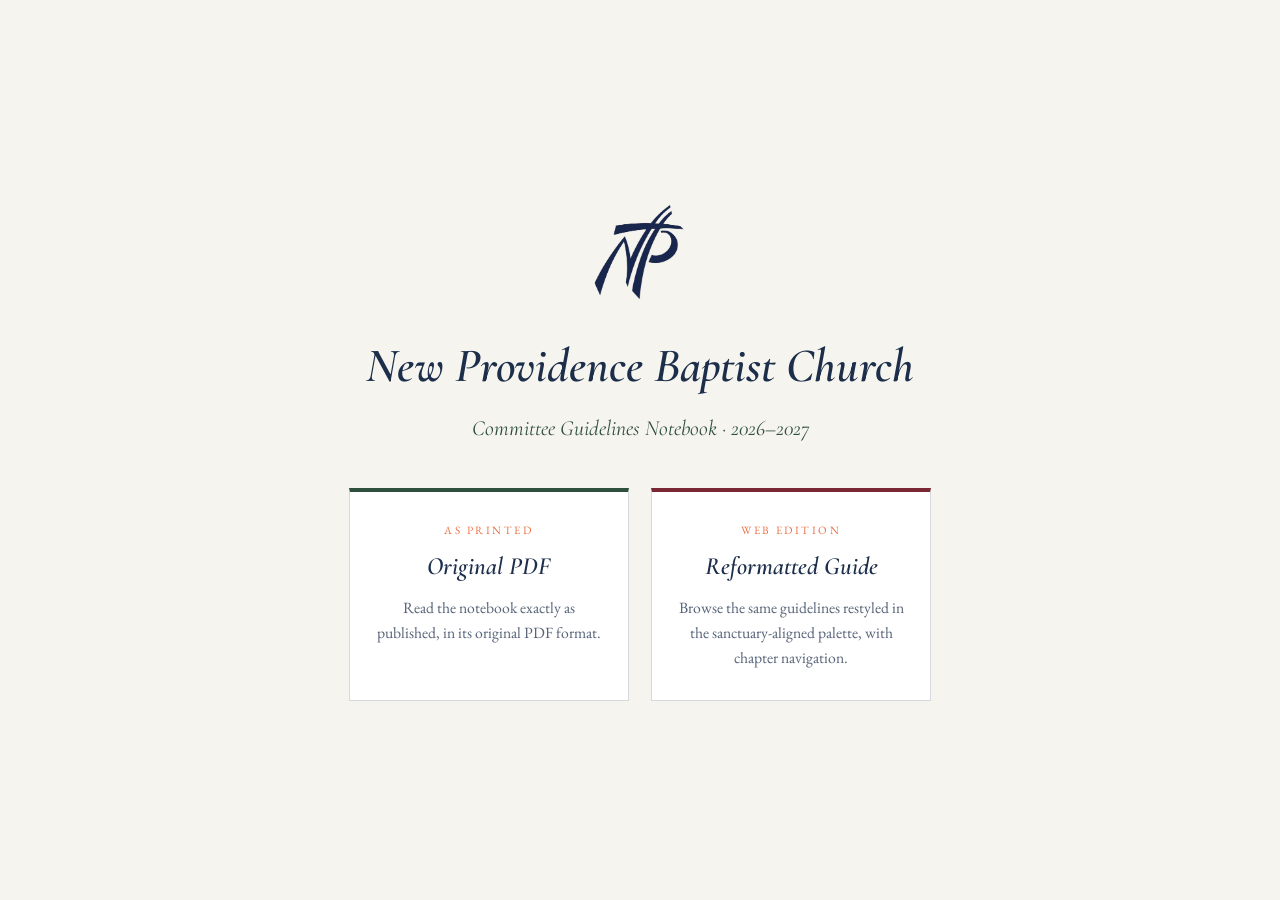
<file: index.html>
<!DOCTYPE html>
<html lang="en">
<head>
  <meta charset="UTF-8">
  <meta name="viewport" content="width=device-width, initial-scale=1">
  <title>NPBC Committee Guidelines — New Providence Baptist Church</title>
  <meta name="description" content="New Providence Baptist Church Committee Guidelines Notebook 2026–2027 — view the original PDF or the reformatted web edition.">
  <link rel="preconnect" href="https://fonts.googleapis.com">
  <link rel="preconnect" href="https://fonts.gstatic.com" crossorigin>
  <link href="https://fonts.googleapis.com/css2?family=Cormorant+Garamond:ital,wght@0,400;0,600;1,400;1,600&family=EB+Garamond:ital,wght@0,400;0,600;1,400&display=swap" rel="stylesheet">
  <link rel="stylesheet" href="styles.css">
</head>
<body>
  <main class="landing">
    <img class="logo" src="assets/npbc-logo.jpeg" alt="New Providence Baptist Church logo">
    <h1>New Providence Baptist Church</h1>
    <p class="subtitle">Committee Guidelines Notebook &middot; 2026&ndash;2027</p>
    <div class="choice-row">
      <a class="choice-card original" href="original.html">
        <p class="card-kicker">As Printed</p>
        <h2>Original PDF</h2>
        <p>Read the notebook exactly as published, in its original PDF format.</p>
      </a>
      <a class="choice-card reformatted" href="guidelines.html">
        <p class="card-kicker">Web Edition</p>
        <h2>Reformatted Guide</h2>
        <p>Browse the same guidelines restyled in the sanctuary-aligned palette, with chapter navigation.</p>
      </a>
    </div>
  </main>
</body>
</html>
</file>
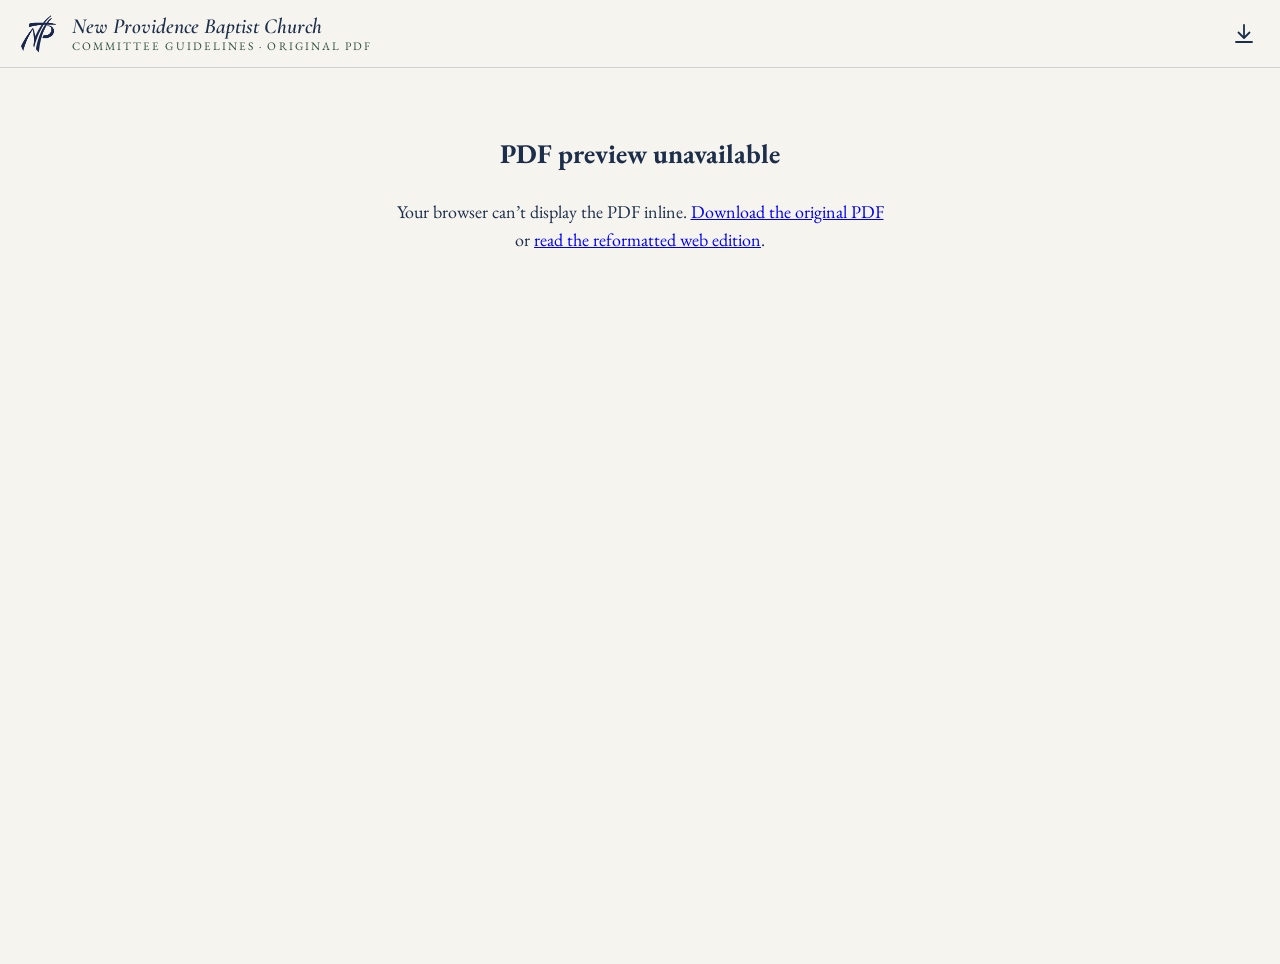
<file: original.html>
<!DOCTYPE html>
<html lang="en">
<head>
  <meta charset="UTF-8">
  <meta name="viewport" content="width=device-width, initial-scale=1">
  <title>Original PDF — NPBC Committee Guidelines</title>
  <meta name="description" content="The New Providence Baptist Church Committee Guidelines Notebook 2026–2027, in its original PDF format.">
  <link rel="preconnect" href="https://fonts.googleapis.com">
  <link rel="preconnect" href="https://fonts.gstatic.com" crossorigin>
  <link href="https://fonts.googleapis.com/css2?family=Cormorant+Garamond:ital,wght@0,400;0,600;1,400;1,600&family=EB+Garamond:ital,wght@0,400;0,600;1,400&display=swap" rel="stylesheet">
  <link rel="stylesheet" href="styles.css">
</head>
<body>
  <header class="site-header">
    <a class="brand" href="index.html">
      <img src="assets/npbc-logo.jpeg" alt="New Providence Baptist Church logo">
      <span class="brand-name">New Providence Baptist Church
        <span class="brand-sub">Committee Guidelines &middot; Original PDF</span>
      </span>
    </a>
    <span class="header-spacer"></span>
    <a class="icon-btn" href="assets/NPBC_Committee_Guidelines_Notebook_2026-2027.pdf" download="NPBC_Committee_Guidelines_Notebook_2026-2027.pdf" aria-label="Download the original PDF" title="Download the original PDF">
      <svg xmlns="http://www.w3.org/2000/svg" width="24" height="24" viewBox="0 0 24 24" fill="none" stroke="currentColor" stroke-width="1.8" stroke-linecap="round" stroke-linejoin="round" aria-hidden="true">
        <path d="M12 3v12"/>
        <path d="m6.5 10.5 5.5 5.5 5.5-5.5"/>
        <path d="M4 20h16"/>
      </svg>
    </a>
  </header>

  <div class="pdf-frame-wrap">
    <object data="assets/NPBC_Committee_Guidelines_Notebook_2026-2027.pdf" type="application/pdf" aria-label="NPBC Committee Guidelines Notebook 2026–2027 PDF">
      <div class="pdf-fallback">
        <h2>PDF preview unavailable</h2>
        <p>Your browser can&rsquo;t display the PDF inline.
          <a href="assets/NPBC_Committee_Guidelines_Notebook_2026-2027.pdf" download>Download the original PDF</a>
          or <a href="guidelines.html">read the reformatted web edition</a>.</p>
      </div>
    </object>
  </div>
</body>
</html>
</file>
<file: styles.css>
/* New Providence Baptist Church — Sanctuary Aligned Palette */
:root {
  --warm-navy: #1C2E4A;
  --cream: #F6F4EF;
  --heritage-green: #2F4F3E;
  --pastoral-blue: #8FA6B2;
  --camel: #CBA46B;
  --terracotta: #EB7045;
  --heritage-burgundy: #7A2633;

  --ink: var(--warm-navy);
  --paper: var(--cream);
  --rule: rgba(28, 46, 74, 0.18);

  --font-display: "Cormorant Garamond", "Cormorant", Garamond, "Times New Roman", serif;
  --font-body: "EB Garamond", Garamond, Georgia, "Times New Roman", serif;

  --header-h: 4.25rem;
}

* { box-sizing: border-box; }

html { scroll-behavior: smooth; }

body {
  margin: 0;
  background: var(--paper);
  color: var(--ink);
  font-family: var(--font-body);
  font-size: 1.125rem;
  line-height: 1.6;
  -webkit-font-smoothing: antialiased;
}

/* ---------- Header ---------- */
.site-header {
  position: sticky;
  top: 0;
  z-index: 40;
  display: flex;
  align-items: center;
  gap: 0.9rem;
  height: var(--header-h);
  padding: 0 1.1rem;
  background: var(--paper);
  border-bottom: 1px solid var(--rule);
}

.site-header .brand {
  display: flex;
  align-items: center;
  gap: 0.75rem;
  min-width: 0;
  text-decoration: none;
  color: var(--ink);
}

.site-header .brand img {
  height: 2.6rem;
  width: auto;
  mix-blend-mode: multiply; /* lets the white logo background disappear into the cream header */
}

.site-header .brand .brand-name {
  font-family: var(--font-display);
  font-style: italic;
  font-weight: 600;
  font-size: 1.35rem;
  line-height: 1.15;
  white-space: nowrap;
  overflow: hidden;
  text-overflow: ellipsis;
}

.site-header .brand .brand-sub {
  display: block;
  font-family: var(--font-body);
  font-style: normal;
  font-weight: 400;
  font-size: 0.72rem;
  letter-spacing: 0.18em;
  text-transform: uppercase;
  color: var(--heritage-green);
}

.header-spacer { flex: 1; }

/* Bare icon buttons: hamburger + download — no borders, glyph only */
.icon-btn {
  appearance: none;
  border: 0;
  background: none;
  padding: 0.4rem;
  margin: 0;
  cursor: pointer;
  color: var(--ink);
  display: inline-flex;
  align-items: center;
  justify-content: center;
  border-radius: 4px;
}

.icon-btn:hover { color: var(--heritage-burgundy); }

.icon-btn:focus-visible {
  outline: 2px solid var(--camel);
  outline-offset: 2px;
}

.icon-btn svg { display: block; }

/* ---------- Sidebar (chapters) ---------- */
.sidebar {
  position: fixed;
  top: 0;
  left: 0;
  bottom: 0;
  z-index: 60;
  width: min(21.5rem, 88vw);
  background: var(--warm-navy);
  color: var(--cream);
  transform: translateX(-102%);
  transition: transform 0.28s ease;
  overflow-y: auto;
  padding: 1.25rem 1.4rem 2.5rem;
}

.sidebar.open { transform: translateX(0); }

.sidebar-head {
  display: flex;
  align-items: center;
  justify-content: space-between;
  margin-bottom: 0.75rem;
}

.sidebar-head .sidebar-title {
  font-family: var(--font-display);
  font-style: italic;
  font-size: 1.4rem;
  color: var(--cream);
}

.sidebar-head .icon-btn { color: var(--cream); }
.sidebar-head .icon-btn:hover { color: var(--camel); }

.sidebar .nav-group {
  margin: 1.1rem 0 0.25rem;
  font-size: 0.72rem;
  letter-spacing: 0.2em;
  text-transform: uppercase;
  color: var(--camel);
}

.sidebar a {
  display: block;
  padding: 0.32rem 0;
  color: var(--cream);
  text-decoration: none;
  font-size: 1.02rem;
  border-bottom: 1px solid rgba(246, 244, 239, 0.08);
}

.sidebar a:hover { color: var(--terracotta); }

.scrim {
  position: fixed;
  inset: 0;
  z-index: 50;
  background: rgba(28, 46, 74, 0.45);
  opacity: 0;
  pointer-events: none;
  transition: opacity 0.28s ease;
}

.scrim.show { opacity: 1; pointer-events: auto; }

/* ---------- Document body ---------- */
.doc {
  max-width: 46rem;
  margin: 0 auto;
  padding: 2.5rem 1.4rem 5rem;
}

.doc-title {
  text-align: center;
  margin: 1.5rem 0 3rem;
}

.doc-title h1 {
  font-family: var(--font-display);
  font-style: italic;
  font-weight: 600;
  font-size: clamp(2.1rem, 6vw, 3.2rem);
  margin: 0 0 0.4rem;
  color: var(--warm-navy);
}

.doc-title .subtitle {
  font-family: var(--font-display);
  font-style: italic;
  font-size: clamp(1.15rem, 3vw, 1.5rem);
  color: var(--heritage-green);
  margin: 0;
}

.doc-title .edition {
  margin-top: 0.9rem;
  font-size: 0.78rem;
  letter-spacing: 0.22em;
  text-transform: uppercase;
  color: var(--heritage-burgundy);
}

.doc-title .flourish {
  display: flex;
  align-items: center;
  justify-content: center;
  gap: 0.8rem;
  margin-top: 1.2rem;
  color: var(--camel);
}

.doc-title .flourish::before,
.doc-title .flourish::after {
  content: "";
  height: 1px;
  width: 5.5rem;
  background: var(--camel);
}

section.committee {
  padding-top: 2.6rem;
  margin-top: 2.6rem;
  border-top: 1px solid var(--rule);
}

section.committee:first-of-type {
  border-top: 0;
  margin-top: 0;
  padding-top: 0;
}

.kicker {
  font-size: 0.72rem;
  letter-spacing: 0.24em;
  text-transform: uppercase;
  color: var(--terracotta);
  margin: 0 0 0.3rem;
}

section.committee h2 {
  font-family: var(--font-display);
  font-style: italic;
  font-weight: 600;
  font-size: clamp(1.7rem, 4.5vw, 2.3rem);
  color: var(--warm-navy);
  margin: 0 0 1rem;
}

section.committee h3 {
  font-family: var(--font-body);
  font-weight: 600;
  font-size: 0.95rem;
  letter-spacing: 0.16em;
  text-transform: uppercase;
  color: var(--heritage-green);
  margin: 1.8rem 0 0.5rem;
}

section.committee ul,
section.committee ol {
  padding-left: 1.4rem;
  margin: 0.4rem 0 1rem;
}

section.committee li { margin: 0.3rem 0; }

section.committee ul { list-style: none; }

section.committee ul > li {
  position: relative;
  padding-left: 1.05rem;
}

section.committee ul > li::before {
  content: "";
  position: absolute;
  left: 0;
  top: 0.62em;
  width: 0.38rem;
  height: 0.38rem;
  border-radius: 50%;
  background: var(--camel);
}

section.committee ul ul > li::before { background: var(--pastoral-blue); }

section.committee a { color: var(--heritage-burgundy); }

section.committee table {
  width: 100%;
  border-collapse: collapse;
  margin: 0.6rem 0 1.2rem;
  font-size: 1rem;
}

section.committee th,
section.committee td {
  border: 1px solid var(--rule);
  padding: 0.45rem 0.7rem;
  text-align: left;
  vertical-align: top;
}

section.committee th {
  background: rgba(143, 166, 178, 0.18);
  font-family: var(--font-body);
  font-weight: 600;
  font-size: 0.82rem;
  letter-spacing: 0.1em;
  text-transform: uppercase;
  color: var(--heritage-green);
}

section.committee tr:nth-child(even) td { background: rgba(203, 164, 107, 0.07); }

/* ---------- Landing (index) ---------- */
.landing {
  min-height: 100dvh;
  display: flex;
  flex-direction: column;
  align-items: center;
  justify-content: center;
  padding: 3rem 1.4rem;
  text-align: center;
}

.landing img.logo {
  height: 6.5rem;
  width: auto;
  mix-blend-mode: multiply;
  margin-bottom: 1.6rem;
}

.landing h1 {
  font-family: var(--font-display);
  font-style: italic;
  font-weight: 600;
  font-size: clamp(2rem, 6vw, 3rem);
  margin: 0 0 0.4rem;
}

.landing .subtitle {
  font-family: var(--font-display);
  font-style: italic;
  font-size: 1.35rem;
  color: var(--heritage-green);
  margin: 0 0 2.6rem;
}

.choice-row {
  display: flex;
  flex-wrap: wrap;
  gap: 1.4rem;
  justify-content: center;
}

.choice-card {
  display: block;
  width: 17.5rem;
  padding: 1.9rem 1.5rem;
  background: #fff;
  border: 1px solid var(--rule);
  border-top: 4px solid var(--camel);
  text-decoration: none;
  color: var(--ink);
  transition: transform 0.15s ease, box-shadow 0.15s ease;
}

.choice-card:hover {
  transform: translateY(-3px);
  box-shadow: 0 10px 26px rgba(28, 46, 74, 0.12);
}

.choice-card.original { border-top-color: var(--heritage-green); }
.choice-card.reformatted { border-top-color: var(--heritage-burgundy); }

.choice-card .card-kicker {
  font-size: 0.7rem;
  letter-spacing: 0.22em;
  text-transform: uppercase;
  color: var(--terracotta);
  margin: 0 0 0.45rem;
}

.choice-card h2 {
  font-family: var(--font-display);
  font-style: italic;
  font-weight: 600;
  font-size: 1.55rem;
  margin: 0 0 0.5rem;
}

.choice-card p {
  margin: 0;
  font-size: 0.98rem;
  color: rgba(28, 46, 74, 0.75);
}

/* ---------- Original PDF page ---------- */
.pdf-frame-wrap {
  height: calc(100dvh - var(--header-h));
}

.pdf-frame-wrap iframe,
.pdf-frame-wrap object {
  display: block;
  width: 100%;
  height: 100%;
  border: 0;
}

.pdf-fallback {
  max-width: 34rem;
  margin: 4rem auto;
  text-align: center;
  padding: 0 1.4rem;
}

@media (max-width: 40rem) {
  .site-header .brand .brand-name { font-size: 1.05rem; }
}

/* ---------- Print / reformatted PDF ---------- */
@media print {
  .site-header,
  .sidebar,
  .scrim { display: none !important; }

  /* The PDF is printed with zero Chromium margins (Chromium leaves its own
     margin areas unpainted white); @page margins are used instead because the
     page canvas background — propagated from html — paints beneath them, so
     the cream fill covers the entire sheet. */
  @page {
    margin: 0.75in 0.8in;
  }

  html, body { background: var(--cream); }

  body { font-size: 11pt; }

  .doc {
    max-width: none;
    padding: 0;
  }

  .doc-title { margin-top: 0; }

  section.committee {
    break-before: page;
    border-top: 0;
    margin-top: 0;
    padding-top: 0;
  }

  section.committee h2,
  section.committee h3 { break-after: avoid; }

  section.committee li,
  section.committee p { break-inside: avoid; }
}
</file>
